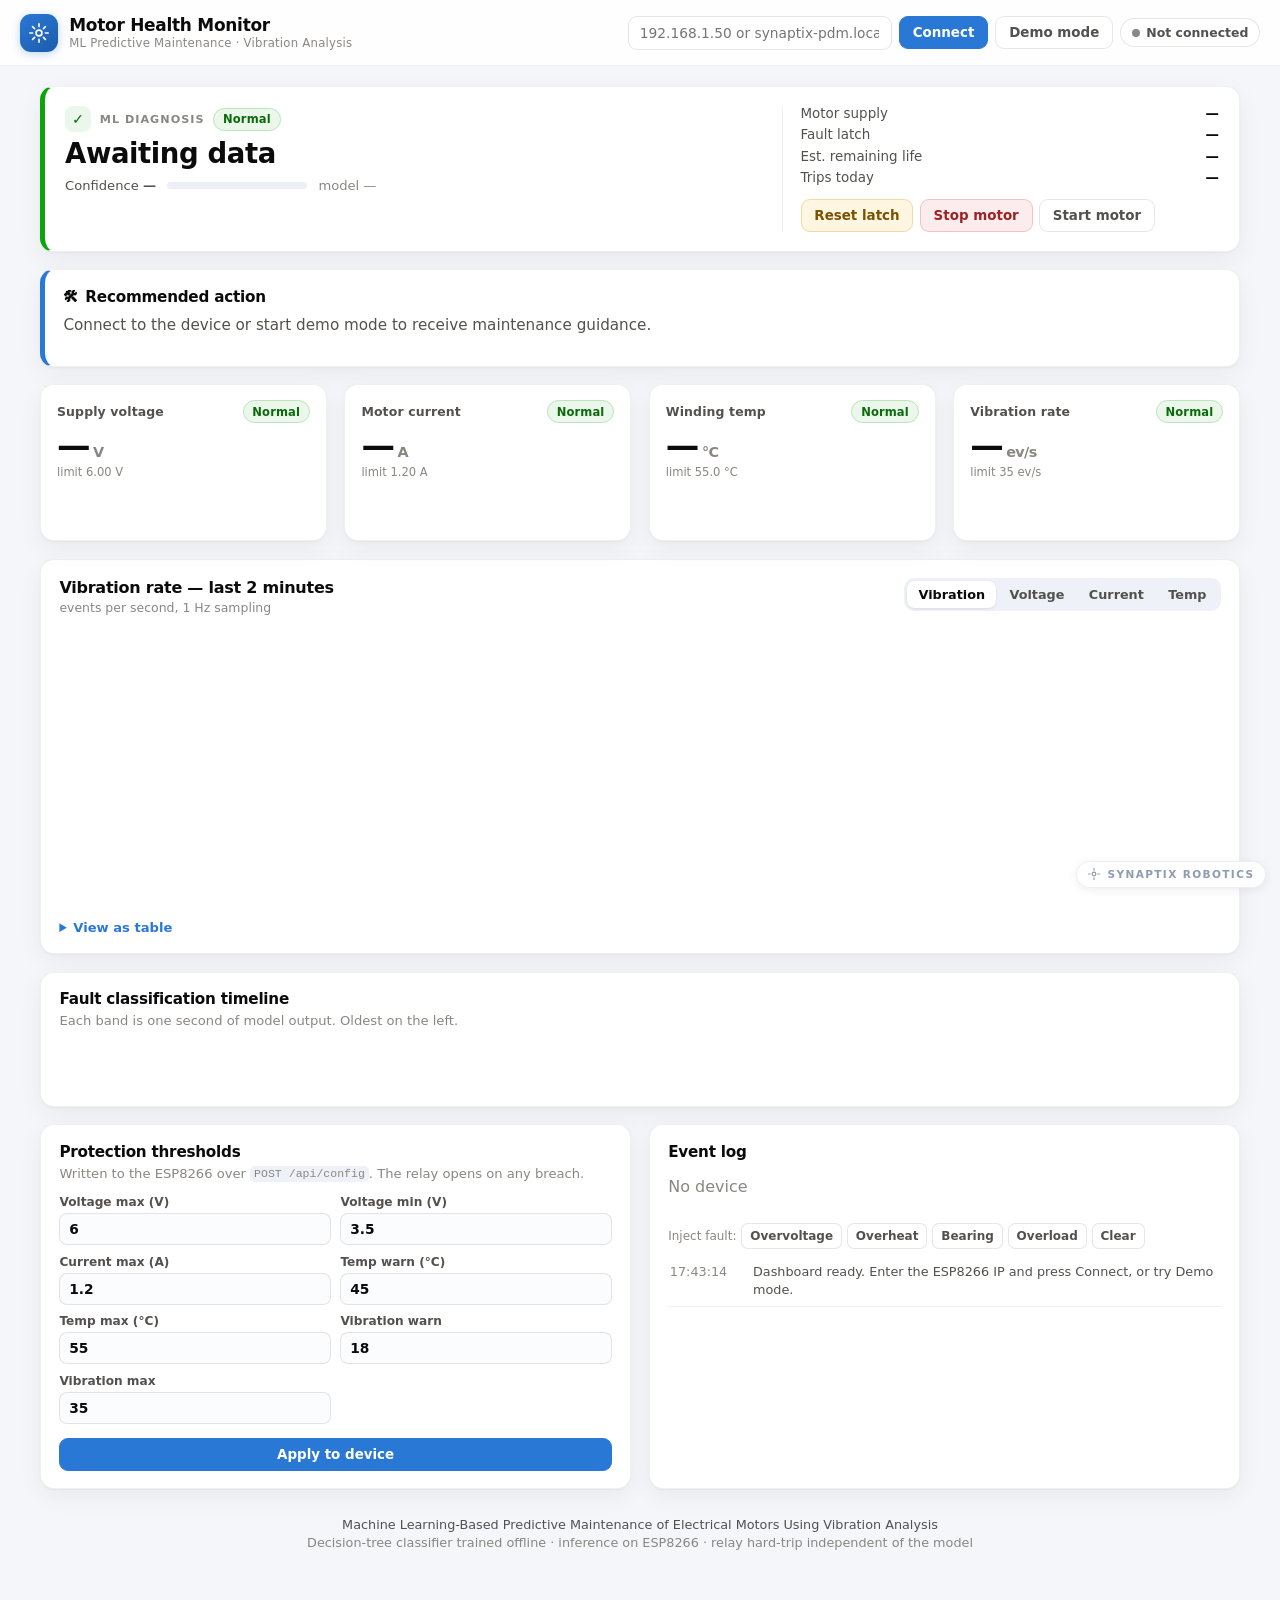
<file: dashboard/index.html>
<!doctype html>
<html lang="en" data-theme="light">
<head>
<meta charset="utf-8">
<meta name="viewport" content="width=device-width, initial-scale=1">
<title>Motor Health Monitor</title>
<meta name="description" content="Machine Learning-Based Predictive Maintenance of Electrical Motors Using Vibration Analysis — Synaptix Robotics">
<link rel="icon" href="data:image/svg+xml,<svg xmlns='http://www.w3.org/2000/svg' viewBox='0 0 32 32'><text y='25' font-size='24'>⚙️</text></svg>">
<link rel="stylesheet" href="styles.css">
</head>
<body>

<header class="topbar">
  <div class="brand">
    <div class="brand-mark" aria-hidden="true">
      <svg viewBox="0 0 24 24" width="22" height="22" fill="none" stroke="currentColor" stroke-width="1.8" stroke-linecap="round">
        <circle cx="12" cy="12" r="3.2"/><path d="M12 2v3M12 19v3M2 12h3M19 12h3M5 5l2.2 2.2M16.8 16.8L19 19M19 5l-2.2 2.2M7.2 16.8L5 19"/>
      </svg>
    </div>
    <div>
      <h1>Motor Health Monitor</h1>
      <p class="brand-sub">ML Predictive Maintenance · Vibration Analysis</p>
    </div>
  </div>

  <div class="conn" role="group" aria-label="Device connection">
    <label class="sr-only" for="ipInput">ESP8266 device IP address</label>
    <input id="ipInput" type="text" inputmode="url" spellcheck="false"
           placeholder="192.168.1.50 or synaptix-pdm.local" autocomplete="off">
    <button id="connectBtn" class="btn btn-primary">Connect</button>
    <button id="demoBtn" class="btn" aria-pressed="false">Demo mode</button>
    <span id="statusPill" class="pill pill-idle">
      <span class="dot" aria-hidden="true"></span><span id="statusText">Not connected</span>
    </span>
  </div>
</header>

<div id="banner" class="banner" hidden></div>

<main>
  <!-- ===================== VERDICT ===================== -->
  <section class="verdict" id="verdict" aria-live="polite">
    <div class="verdict-main">
      <div class="verdict-head">
        <span id="sevIcon" class="sev-icon" aria-hidden="true">✓</span>
        <span class="eyebrow">ML Diagnosis</span>
        <span id="sevChip" class="chip chip-good">Normal</span>
      </div>
      <h2 id="faultName">Awaiting data</h2>
      <div class="verdict-meta">
        <span>Confidence <strong id="confVal">—</strong></span>
        <div class="confbar" role="img" aria-label="Model confidence"><i id="confFill" style="width:0%"></i></div>
        <span class="muted" id="modelVer">model —</span>
      </div>
    </div>
    <div class="verdict-side">
      <div class="side-row"><span>Motor supply</span><strong id="relayState">—</strong></div>
      <div class="side-row"><span>Fault latch</span><strong id="latchState">—</strong></div>
      <div class="side-row"><span>Est. remaining life</span><strong id="rulState">—</strong></div>
      <div class="side-row"><span>Trips today</span><strong id="tripCount">—</strong></div>
      <div class="side-actions">
        <button id="resetBtn" class="btn btn-warn">Reset latch</button>
        <button id="stopBtn" class="btn btn-danger">Stop motor</button>
        <button id="startBtn" class="btn">Start motor</button>
      </div>
    </div>
  </section>

  <!-- ===================== ML SUGGESTION ===================== -->
  <section class="card advice" id="adviceCard">
    <h3><span aria-hidden="true">🛠</span> Recommended action</h3>
    <p id="adviceText">Connect to the device or start demo mode to receive maintenance guidance.</p>
    <ul class="advice-list" id="adviceList"></ul>
  </section>

  <!-- ===================== KPI TILES ===================== -->
  <section class="tiles" aria-label="Live sensor readings">
    <article class="tile" id="tile-voltage">
      <header><h3>Supply voltage</h3><span class="chip chip-good" data-chip>Normal</span></header>
      <p class="value"><span data-val>—</span><span class="unit">V</span></p>
      <p class="limit">limit <span data-limit>6.00</span> V</p>
      <canvas data-spark width="300" height="46" aria-hidden="true"></canvas>
    </article>
    <article class="tile" id="tile-current">
      <header><h3>Motor current</h3><span class="chip chip-good" data-chip>Normal</span></header>
      <p class="value"><span data-val>—</span><span class="unit">A</span></p>
      <p class="limit">limit <span data-limit>1.20</span> A</p>
      <canvas data-spark width="300" height="46" aria-hidden="true"></canvas>
    </article>
    <article class="tile" id="tile-temperature">
      <header><h3>Winding temp</h3><span class="chip chip-good" data-chip>Normal</span></header>
      <p class="value"><span data-val>—</span><span class="unit">°C</span></p>
      <p class="limit">limit <span data-limit>55.0</span> °C</p>
      <canvas data-spark width="300" height="46" aria-hidden="true"></canvas>
    </article>
    <article class="tile" id="tile-vibration">
      <header><h3>Vibration rate</h3><span class="chip chip-good" data-chip>Normal</span></header>
      <p class="value"><span data-val>—</span><span class="unit">ev/s</span></p>
      <p class="limit">limit <span data-limit>35</span> ev/s</p>
      <canvas data-spark width="300" height="46" aria-hidden="true"></canvas>
    </article>
  </section>

  <!-- ===================== MAIN CHART ===================== -->
  <section class="card chartcard">
    <div class="chart-head">
      <div>
        <h3 id="chartTitle">Vibration rate — last 2 minutes</h3>
        <p class="muted" id="chartSub">events per second, 1 Hz sampling</p>
      </div>
      <div class="seg" role="tablist" aria-label="Metric to plot">
        <button role="tab" data-metric="vibration" aria-selected="true">Vibration</button>
        <button role="tab" data-metric="voltage" aria-selected="false">Voltage</button>
        <button role="tab" data-metric="current" aria-selected="false">Current</button>
        <button role="tab" data-metric="temperature" aria-selected="false">Temp</button>
      </div>
    </div>
    <div class="chart-wrap">
      <canvas id="mainChart" width="1200" height="420" role="img"
              aria-label="Time series of the selected sensor metric"></canvas>
      <div id="tooltip" class="tooltip" hidden></div>
    </div>
    <details class="tableview">
      <summary>View as table</summary>
      <div class="tablescroll"><table id="dataTable">
        <thead><tr><th>#</th><th>Voltage (V)</th><th>Current (A)</th><th>Temp (°C)</th><th>Vibration (ev/s)</th><th>ML class</th></tr></thead>
        <tbody></tbody>
      </table></div>
    </details>
  </section>

  <!-- ===================== FAULT TIMELINE ===================== -->
  <section class="card">
    <h3>Fault classification timeline</h3>
    <p class="muted">Each band is one second of model output. Oldest on the left.</p>
    <canvas id="timeline" width="1200" height="54" role="img" aria-label="Fault class over time"></canvas>
    <ul class="legend" id="timelineLegend"></ul>
  </section>

  <div class="grid2">
    <!-- ===================== THRESHOLDS ===================== -->
    <section class="card">
      <h3>Protection thresholds</h3>
      <p class="muted">Written to the ESP8266 over <code>POST /api/config</code>. The relay opens on any breach.</p>
      <form id="thForm" class="thgrid">
        <label>Voltage max (V)<input name="voltage_max" type="number" step="0.1" value="6"></label>
        <label>Voltage min (V)<input name="voltage_min" type="number" step="0.1" value="3.5"></label>
        <label>Current max (A)<input name="current_max" type="number" step="0.05" value="1.2"></label>
        <label>Temp warn (°C)<input name="temp_warn" type="number" step="1" value="45"></label>
        <label>Temp max (°C)<input name="temp_max" type="number" step="1" value="55"></label>
        <label>Vibration warn<input name="vib_warn" type="number" step="1" value="18"></label>
        <label>Vibration max<input name="vib_max" type="number" step="1" value="35"></label>
        <button class="btn btn-primary" type="submit">Apply to device</button>
      </form>
    </section>

    <!-- ===================== EVENT LOG ===================== -->
    <section class="card">
      <h3>Event log</h3>
      <div class="loghead">
        <p class="muted" id="deviceMeta">No device</p>
        <div class="demo-tools" id="demoTools" hidden>
          <span class="muted">Inject fault:</span>
          <button class="btn btn-xs" data-inject="overvoltage">Overvoltage</button>
          <button class="btn btn-xs" data-inject="overheat">Overheat</button>
          <button class="btn btn-xs" data-inject="bearing">Bearing</button>
          <button class="btn btn-xs" data-inject="overload">Overload</button>
          <button class="btn btn-xs" data-inject="clear">Clear</button>
        </div>
      </div>
      <ol class="log" id="log" aria-live="polite"></ol>
    </section>
  </div>

  <footer class="foot">
    <p>Machine Learning-Based Predictive Maintenance of Electrical Motors Using Vibration Analysis</p>
    <p class="muted">Decision-tree classifier trained offline · inference on ESP8266 · relay hard-trip independent of the model</p>
  </footer>
</main>

<!-- corner watermark -->
<div class="watermark" aria-hidden="true">
  <svg viewBox="0 0 24 24" width="14" height="14" fill="none" stroke="currentColor" stroke-width="2" stroke-linecap="round">
    <circle cx="12" cy="12" r="3.2"/><path d="M12 2.5v3M12 18.5v3M2.5 12h3M18.5 12h3"/>
  </svg>
  <span>SYNAPTIX ROBOTICS</span>
</div>

<script src="app.js"></script>
</body>
</html>
</file>
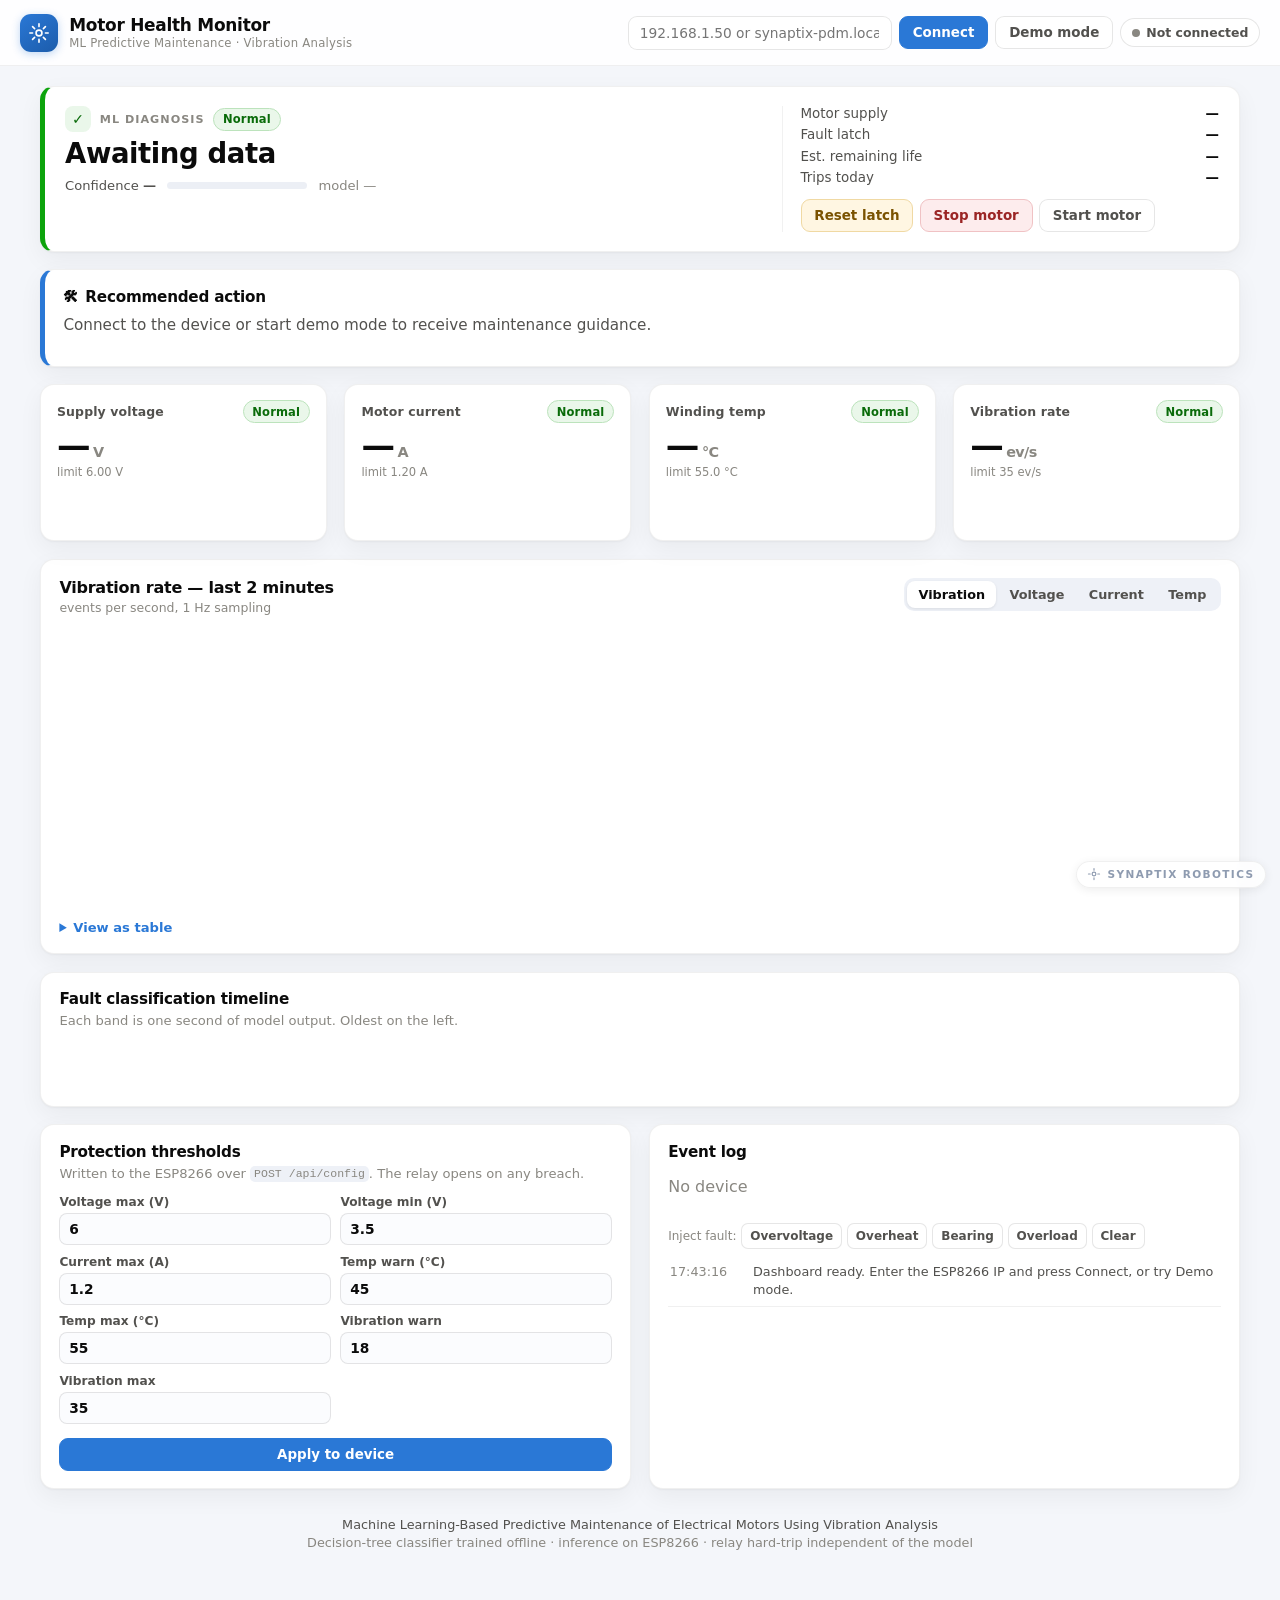
<file: dashboard-local.html>
<!--
  Synaptix Robotics - Motor Health Monitor (single-file build)
  GENERATED by tools/build_local_dashboard.py - do not edit directly.
  Edit dashboard/*, then re-run the script.

  Open this file directly in a browser. No server needed.
  Type the ESP8266's IP in the box and press Connect.
-->
<!doctype html>
<html lang="en" data-theme="light">
<head>
<meta charset="utf-8">
<meta name="viewport" content="width=device-width, initial-scale=1">
<title>Motor Health Monitor</title>
<meta name="description" content="Machine Learning-Based Predictive Maintenance of Electrical Motors Using Vibration Analysis — Synaptix Robotics">
<link rel="icon" href="data:image/svg+xml,<svg xmlns='http://www.w3.org/2000/svg' viewBox='0 0 32 32'><text y='25' font-size='24'>⚙️</text></svg>">
<style>
/* =====================================================================
   Synaptix Robotics — Motor Health Monitor
   Light theme. Colour roles come from the validated data-viz palette.
   ===================================================================== */
:root{
  color-scheme: light;

  /* surfaces & ink */
  --page:        #f4f6fa;
  --surface:     #ffffff;
  --surface-2:   #fbfcfe;
  --ink:         #0b0b0b;
  --ink-2:       #52514e;
  --muted:       #898781;
  --grid:        #e8ebf1;
  --axis:        #c3c2b7;
  --border:      rgba(11,11,11,.10);
  --border-2:    rgba(11,11,11,.06);

  /* series (validated: blue slot 1) */
  --series-1:    #2a78d6;
  --series-1-50: rgba(42,120,214,.10);

  /* status (reserved — always shipped with an icon + label) */
  --good:        #0ca30c;
  --warning:     #fab219;
  --serious:     #ec835a;
  --critical:    #d03b3b;
  --good-wash:   #eaf7ea;
  --warn-wash:   #fff6e2;
  --crit-wash:   #fdeced;

  --r:           14px;
  --shadow:      0 1px 2px rgba(11,11,11,.04), 0 8px 24px rgba(11,11,11,.05);
  --font:        system-ui, -apple-system, "Segoe UI", Roboto, sans-serif;
}

*{box-sizing:border-box}
html,body{margin:0}
body{
  font-family:var(--font);
  background:var(--page);
  color:var(--ink);
  -webkit-font-smoothing:antialiased;
  padding-bottom:3rem;
}
h1,h2,h3{margin:0;letter-spacing:-.015em}
code{background:#eef1f7;padding:.1em .35em;border-radius:5px;font-size:.88em}
.muted{color:var(--muted)}
.sr-only{position:absolute;width:1px;height:1px;overflow:hidden;clip:rect(0 0 0 0);white-space:nowrap}

/* ------------------------------- topbar ------------------------------ */
.topbar{
  position:sticky;top:0;z-index:20;
  display:flex;flex-wrap:wrap;gap:1rem;align-items:center;justify-content:space-between;
  padding:.85rem 1.25rem;
  background:rgba(255,255,255,.88);
  backdrop-filter:blur(10px);
  border-bottom:1px solid var(--border-2);
}
.brand{display:flex;align-items:center;gap:.7rem}
.brand-mark{
  display:grid;place-items:center;width:38px;height:38px;border-radius:11px;
  background:linear-gradient(145deg,#2a78d6,#1c5cab);color:#fff;
  box-shadow:0 2px 8px rgba(42,120,214,.3);
}
.topbar h1{font-size:1.06rem;font-weight:650}
.brand-sub{margin:.1rem 0 0;font-size:.73rem;color:var(--muted);letter-spacing:.02em}

.conn{display:flex;flex-wrap:wrap;align-items:center;gap:.45rem}
.conn input{
  width:16.5rem;padding:.5rem .7rem;font:inherit;font-size:.86rem;
  border:1px solid var(--border);border-radius:9px;background:var(--surface);color:var(--ink);
}
.conn input:focus-visible{outline:2px solid var(--series-1);outline-offset:1px;border-color:var(--series-1)}

/* ------------------------------- buttons ----------------------------- */
.btn{
  padding:.5rem .8rem;font:inherit;font-size:.84rem;font-weight:550;
  border:1px solid var(--border);border-radius:9px;background:var(--surface);
  color:var(--ink-2);cursor:pointer;transition:background .15s,border-color .15s,transform .05s;
}
.btn:hover{background:#f3f5f9}
.btn:active{transform:translateY(1px)}
.btn:focus-visible{outline:2px solid var(--series-1);outline-offset:2px}
.btn[aria-pressed="true"]{background:var(--series-1-50);border-color:var(--series-1);color:#1c5cab}
.btn-primary{background:var(--series-1);border-color:var(--series-1);color:#fff}
.btn-primary:hover{background:#1c5cab}
.btn-warn{background:var(--warn-wash);border-color:#f0d9a3;color:#7a5200}
.btn-warn:hover{background:#ffeec9}
.btn-danger{background:var(--crit-wash);border-color:#f0c2c4;color:#9b2525}
.btn-danger:hover{background:#fbdcde}
.btn-xs{padding:.3rem .5rem;font-size:.75rem;border-radius:7px}

/* ------------------------------- pills ------------------------------- */
.pill{
  display:inline-flex;align-items:center;gap:.4rem;
  padding:.38rem .66rem;border-radius:999px;font-size:.78rem;font-weight:600;
  border:1px solid var(--border);background:var(--surface);color:var(--ink-2);
}
.pill .dot{width:8px;height:8px;border-radius:50%;background:var(--muted)}
.pill-idle .dot{background:var(--muted)}
.pill-live{background:var(--good-wash);border-color:#bce3bc;color:#0a6b0a}
.pill-live .dot{background:var(--good);animation:beat 1.6s infinite}
.pill-demo{background:var(--series-1-50);border-color:#b9d3f4;color:#1c5cab}
.pill-demo .dot{background:var(--series-1);animation:beat 1.6s infinite}
.pill-err{background:var(--crit-wash);border-color:#f0c2c4;color:#9b2525}
.pill-err .dot{background:var(--critical)}
@keyframes beat{0%,100%{opacity:1}50%{opacity:.3}}

.chip{
  display:inline-flex;align-items:center;gap:.3rem;
  padding:.2rem .55rem;border-radius:999px;font-size:.72rem;font-weight:650;
  letter-spacing:.01em;border:1px solid transparent;white-space:nowrap;
}
.chip-good{background:var(--good-wash);border-color:#bce3bc;color:#0a6b0a}
.chip-warn{background:var(--warn-wash);border-color:#efd59b;color:#7a5200}
.chip-serious{background:#fdeee7;border-color:#f3cdbb;color:#8e3f1c}
.chip-crit{background:var(--crit-wash);border-color:#f0c2c4;color:#9b2525}

/* ------------------------------- banner ------------------------------ */
.banner{
  margin:.9rem 1.25rem 0;padding:.7rem .9rem;border-radius:10px;
  font-size:.84rem;line-height:1.45;
  background:var(--warn-wash);border:1px solid #efd59b;color:#6d4a00;
}
.banner a{color:#9b2525}

/* ------------------------------- layout ------------------------------ */
main{max-width:1240px;margin:0 auto;padding:1.25rem;display:grid;gap:1.1rem}
.card{
  background:var(--surface);border:1px solid var(--border-2);border-radius:var(--r);
  padding:1.1rem 1.15rem;box-shadow:var(--shadow);
}
.card h3{font-size:.95rem;font-weight:650}
.card > p.muted{margin:.3rem 0 .9rem;font-size:.82rem}
.grid2{display:grid;gap:1.1rem;grid-template-columns:1fr 1fr}

/* ------------------------------- verdict ----------------------------- */
.verdict{
  display:grid;grid-template-columns:1.6fr 1fr;gap:1.1rem;
  background:var(--surface);border:1px solid var(--border-2);border-radius:var(--r);
  padding:1.2rem 1.25rem;box-shadow:var(--shadow);
  border-left:5px solid var(--good);
}
.verdict[data-sev="2"]{border-left-color:var(--warning)}
.verdict[data-sev="3"]{border-left-color:var(--critical)}
.verdict-main,.verdict-side{min-width:0}
.verdict-head{display:flex;align-items:center;flex-wrap:wrap;gap:.4rem .55rem;margin-bottom:.35rem}
.sev-icon{
  display:grid;place-items:center;width:26px;height:26px;border-radius:8px;
  font-size:.9rem;background:var(--good-wash);color:#0a6b0a;
}
.verdict[data-sev="2"] .sev-icon{background:var(--warn-wash);color:#7a5200}
.verdict[data-sev="3"] .sev-icon{background:var(--crit-wash);color:#9b2525}
.eyebrow{font-size:.7rem;font-weight:700;letter-spacing:.09em;color:var(--muted);text-transform:uppercase}
.verdict h2{font-size:1.72rem;font-weight:680;line-height:1.15;margin:.1rem 0 .55rem}
.verdict-meta{display:flex;align-items:center;gap:.7rem;flex-wrap:wrap;font-size:.82rem;color:var(--ink-2)}
.confbar{width:140px;height:7px;border-radius:999px;background:#eceff5;overflow:hidden}
.confbar i{display:block;height:100%;border-radius:999px;background:var(--series-1);transition:width .4s}

.verdict-side{
  border-left:1px solid var(--border-2);padding-left:1.1rem;
  display:flex;flex-direction:column;gap:.38rem;
}
.side-row{display:flex;justify-content:space-between;gap:.7rem;font-size:.84rem;color:var(--ink-2)}
.side-row strong{color:var(--ink);font-weight:620;text-align:right}
.side-actions{display:flex;flex-wrap:wrap;gap:.4rem;margin-top:.5rem}

/* ------------------------------- advice ------------------------------ */
.advice{border-left:5px solid var(--series-1)}
.advice h3{display:flex;align-items:center;gap:.45rem}
#adviceText{margin:.5rem 0 0;font-size:.95rem;line-height:1.55;color:var(--ink-2);max-width:72ch}
.advice-list{margin:.65rem 0 0;padding-left:1.15rem;font-size:.86rem;line-height:1.6;color:var(--ink-2)}
.advice-list li{margin:.15rem 0}

/* ------------------------------- tiles ------------------------------- */
.tiles{display:grid;gap:1.1rem;grid-template-columns:repeat(4,1fr)}
.tile{
  background:var(--surface);border:1px solid var(--border-2);border-radius:var(--r);
  padding:.95rem 1rem .6rem;box-shadow:var(--shadow);position:relative;overflow:hidden;
}
.tile[data-state="warn"]{background:linear-gradient(180deg,var(--warn-wash),var(--surface) 62%)}
.tile[data-state="crit"]{background:linear-gradient(180deg,var(--crit-wash),var(--surface) 62%)}
.tile header{display:flex;align-items:center;justify-content:space-between;gap:.5rem}
.tile h3{font-size:.78rem;font-weight:600;color:var(--ink-2);letter-spacing:.01em}
.tile .value{margin:.35rem 0 0;font-size:2.1rem;font-weight:660;line-height:1.05;letter-spacing:-.02em}
.tile .unit{font-size:.9rem;font-weight:550;color:var(--muted);margin-left:.2rem}
.tile .limit{margin:.1rem 0 0;font-size:.72rem;color:var(--muted);font-variant-numeric:tabular-nums}
.tile canvas{display:block;width:100%;height:46px;margin-top:.35rem}

/* ------------------------------- charts ------------------------------ */
.chart-head{display:flex;align-items:flex-start;justify-content:space-between;gap:1rem;flex-wrap:wrap;margin-bottom:.8rem}
.chart-head h3{font-size:1rem;font-weight:650}
.chart-head .muted{margin:.2rem 0 0;font-size:.78rem}
.seg{display:flex;gap:2px;padding:3px;background:#eef1f7;border-radius:10px}
.seg button{
  padding:.38rem .7rem;font:inherit;font-size:.8rem;font-weight:550;
  border:0;border-radius:8px;background:transparent;color:var(--ink-2);cursor:pointer;
}
.seg button[aria-selected="true"]{background:var(--surface);color:var(--ink);box-shadow:0 1px 3px rgba(11,11,11,.09)}
.chart-wrap{position:relative}
#mainChart{display:block;width:100%;height:280px}
#timeline{display:block;width:100%;height:36px;margin-top:.3rem}

.tooltip{
  position:absolute;pointer-events:none;z-index:5;
  background:var(--surface);border:1px solid var(--border);border-radius:9px;
  box-shadow:0 4px 16px rgba(11,11,11,.12);
  padding:.45rem .6rem;font-size:.78rem;line-height:1.4;white-space:nowrap;
  transform:translate(-50%,-115%);
}
.tooltip b{font-weight:650;font-variant-numeric:tabular-nums}

.legend{display:flex;flex-wrap:wrap;gap:.45rem .95rem;margin:.6rem 0 0;padding:0;list-style:none;font-size:.76rem;color:var(--ink-2)}
.legend li{display:flex;align-items:center;gap:.35rem}
.legend i{width:11px;height:11px;border-radius:3px;display:block}

/* ------------------------------- table ------------------------------- */
.tableview{margin-top:.8rem;font-size:.82rem}
.tableview summary{cursor:pointer;color:var(--series-1);font-weight:550;width:max-content}
.tablescroll{max-height:17rem;overflow:auto;margin-top:.5rem;border:1px solid var(--border-2);border-radius:10px}
table{width:100%;border-collapse:collapse;font-variant-numeric:tabular-nums}
th,td{padding:.4rem .6rem;text-align:right;border-bottom:1px solid var(--border-2);white-space:nowrap}
th:first-child,td:first-child,th:last-child,td:last-child{text-align:left}
thead th{position:sticky;top:0;background:var(--surface-2);font-size:.74rem;color:var(--ink-2);font-weight:620}

/* ------------------------------- forms ------------------------------- */
.thgrid{display:grid;grid-template-columns:1fr 1fr;gap:.6rem}
.thgrid label{display:flex;flex-direction:column;gap:.25rem;font-size:.76rem;color:var(--ink-2);font-weight:550}
.thgrid input{
  padding:.44rem .55rem;font:inherit;font-size:.86rem;
  border:1px solid var(--border);border-radius:8px;background:var(--surface-2);color:var(--ink);
}
.thgrid input:focus-visible{outline:2px solid var(--series-1);outline-offset:1px}
.thgrid button{grid-column:1/-1;margin-top:.25rem}

/* ------------------------------- log --------------------------------- */
.loghead{display:flex;justify-content:space-between;align-items:center;gap:.7rem;flex-wrap:wrap;margin-bottom:.5rem}
.demo-tools{display:flex;flex-wrap:wrap;gap:.3rem;align-items:center;font-size:.75rem}
.log{list-style:none;margin:0;padding:0;max-height:15.5rem;overflow:auto;font-size:.8rem}
.log li{
  display:flex;gap:.6rem;padding:.42rem .1rem;border-bottom:1px solid var(--border-2);
  color:var(--ink-2);line-height:1.4;
}
.log time{color:var(--muted);font-variant-numeric:tabular-nums;flex:0 0 4.6rem}
.log li[data-k="trip"]{color:#9b2525;font-weight:550}
.log li[data-k="warn"]{color:#7a5200}
.log li[data-k="ok"]{color:#0a6b0a}

.foot{text-align:center;font-size:.8rem;color:var(--ink-2);padding:.5rem 0 0}
.foot p{margin:.15rem 0}

/* ------------------------------- watermark --------------------------- */
.watermark{
  position:fixed;right:14px;bottom:12px;z-index:30;
  display:flex;align-items:center;gap:.4rem;
  padding:.36rem .66rem;border-radius:999px;
  background:rgba(255,255,255,.82);backdrop-filter:blur(6px);
  border:1px solid var(--border-2);box-shadow:0 2px 10px rgba(11,11,11,.07);
  font-size:.66rem;font-weight:700;letter-spacing:.13em;
  color:#8e9bb0;pointer-events:none;user-select:none;
}

/* ------------------------------- responsive -------------------------- */
@media (max-width:1040px){
  .tiles{grid-template-columns:repeat(2,1fr)}
  .verdict{grid-template-columns:1fr}
  .verdict-side{border-left:0;border-top:1px solid var(--border-2);padding:.9rem 0 0}
  .grid2{grid-template-columns:1fr}
}
@media (max-width:640px){
  main{padding:1rem;gap:.9rem}
  .topbar{padding:.7rem 1rem}
  .conn input{width:100%}
  .conn{width:100%}
  .tiles{grid-template-columns:1fr}
  .verdict h2{font-size:1.4rem}
  .thgrid{grid-template-columns:1fr}
  .watermark{right:10px;bottom:8px;font-size:.6rem}
  /* let the status chips wrap instead of forcing the card wider */
  .chip{white-space:normal}
  .verdict h2{overflow-wrap:anywhere}
  .seg{flex-wrap:wrap}
}
@media (prefers-reduced-motion:reduce){*{animation:none!important;transition:none!important}}

</style>
</head>
<body>

<header class="topbar">
  <div class="brand">
    <div class="brand-mark" aria-hidden="true">
      <svg viewBox="0 0 24 24" width="22" height="22" fill="none" stroke="currentColor" stroke-width="1.8" stroke-linecap="round">
        <circle cx="12" cy="12" r="3.2"/><path d="M12 2v3M12 19v3M2 12h3M19 12h3M5 5l2.2 2.2M16.8 16.8L19 19M19 5l-2.2 2.2M7.2 16.8L5 19"/>
      </svg>
    </div>
    <div>
      <h1>Motor Health Monitor</h1>
      <p class="brand-sub">ML Predictive Maintenance · Vibration Analysis</p>
    </div>
  </div>

  <div class="conn" role="group" aria-label="Device connection">
    <label class="sr-only" for="ipInput">ESP8266 device IP address</label>
    <input id="ipInput" type="text" inputmode="url" spellcheck="false"
           placeholder="192.168.1.50 or synaptix-pdm.local" autocomplete="off">
    <button id="connectBtn" class="btn btn-primary">Connect</button>
    <button id="demoBtn" class="btn" aria-pressed="false">Demo mode</button>
    <span id="statusPill" class="pill pill-idle">
      <span class="dot" aria-hidden="true"></span><span id="statusText">Not connected</span>
    </span>
  </div>
</header>

<div id="banner" class="banner" hidden></div>

<main>
  <!-- ===================== VERDICT ===================== -->
  <section class="verdict" id="verdict" aria-live="polite">
    <div class="verdict-main">
      <div class="verdict-head">
        <span id="sevIcon" class="sev-icon" aria-hidden="true">✓</span>
        <span class="eyebrow">ML Diagnosis</span>
        <span id="sevChip" class="chip chip-good">Normal</span>
      </div>
      <h2 id="faultName">Awaiting data</h2>
      <div class="verdict-meta">
        <span>Confidence <strong id="confVal">—</strong></span>
        <div class="confbar" role="img" aria-label="Model confidence"><i id="confFill" style="width:0%"></i></div>
        <span class="muted" id="modelVer">model —</span>
      </div>
    </div>
    <div class="verdict-side">
      <div class="side-row"><span>Motor supply</span><strong id="relayState">—</strong></div>
      <div class="side-row"><span>Fault latch</span><strong id="latchState">—</strong></div>
      <div class="side-row"><span>Est. remaining life</span><strong id="rulState">—</strong></div>
      <div class="side-row"><span>Trips today</span><strong id="tripCount">—</strong></div>
      <div class="side-actions">
        <button id="resetBtn" class="btn btn-warn">Reset latch</button>
        <button id="stopBtn" class="btn btn-danger">Stop motor</button>
        <button id="startBtn" class="btn">Start motor</button>
      </div>
    </div>
  </section>

  <!-- ===================== ML SUGGESTION ===================== -->
  <section class="card advice" id="adviceCard">
    <h3><span aria-hidden="true">🛠</span> Recommended action</h3>
    <p id="adviceText">Connect to the device or start demo mode to receive maintenance guidance.</p>
    <ul class="advice-list" id="adviceList"></ul>
  </section>

  <!-- ===================== KPI TILES ===================== -->
  <section class="tiles" aria-label="Live sensor readings">
    <article class="tile" id="tile-voltage">
      <header><h3>Supply voltage</h3><span class="chip chip-good" data-chip>Normal</span></header>
      <p class="value"><span data-val>—</span><span class="unit">V</span></p>
      <p class="limit">limit <span data-limit>6.00</span> V</p>
      <canvas data-spark width="300" height="46" aria-hidden="true"></canvas>
    </article>
    <article class="tile" id="tile-current">
      <header><h3>Motor current</h3><span class="chip chip-good" data-chip>Normal</span></header>
      <p class="value"><span data-val>—</span><span class="unit">A</span></p>
      <p class="limit">limit <span data-limit>1.20</span> A</p>
      <canvas data-spark width="300" height="46" aria-hidden="true"></canvas>
    </article>
    <article class="tile" id="tile-temperature">
      <header><h3>Winding temp</h3><span class="chip chip-good" data-chip>Normal</span></header>
      <p class="value"><span data-val>—</span><span class="unit">°C</span></p>
      <p class="limit">limit <span data-limit>55.0</span> °C</p>
      <canvas data-spark width="300" height="46" aria-hidden="true"></canvas>
    </article>
    <article class="tile" id="tile-vibration">
      <header><h3>Vibration rate</h3><span class="chip chip-good" data-chip>Normal</span></header>
      <p class="value"><span data-val>—</span><span class="unit">ev/s</span></p>
      <p class="limit">limit <span data-limit>35</span> ev/s</p>
      <canvas data-spark width="300" height="46" aria-hidden="true"></canvas>
    </article>
  </section>

  <!-- ===================== MAIN CHART ===================== -->
  <section class="card chartcard">
    <div class="chart-head">
      <div>
        <h3 id="chartTitle">Vibration rate — last 2 minutes</h3>
        <p class="muted" id="chartSub">events per second, 1 Hz sampling</p>
      </div>
      <div class="seg" role="tablist" aria-label="Metric to plot">
        <button role="tab" data-metric="vibration" aria-selected="true">Vibration</button>
        <button role="tab" data-metric="voltage" aria-selected="false">Voltage</button>
        <button role="tab" data-metric="current" aria-selected="false">Current</button>
        <button role="tab" data-metric="temperature" aria-selected="false">Temp</button>
      </div>
    </div>
    <div class="chart-wrap">
      <canvas id="mainChart" width="1200" height="420" role="img"
              aria-label="Time series of the selected sensor metric"></canvas>
      <div id="tooltip" class="tooltip" hidden></div>
    </div>
    <details class="tableview">
      <summary>View as table</summary>
      <div class="tablescroll"><table id="dataTable">
        <thead><tr><th>#</th><th>Voltage (V)</th><th>Current (A)</th><th>Temp (°C)</th><th>Vibration (ev/s)</th><th>ML class</th></tr></thead>
        <tbody></tbody>
      </table></div>
    </details>
  </section>

  <!-- ===================== FAULT TIMELINE ===================== -->
  <section class="card">
    <h3>Fault classification timeline</h3>
    <p class="muted">Each band is one second of model output. Oldest on the left.</p>
    <canvas id="timeline" width="1200" height="54" role="img" aria-label="Fault class over time"></canvas>
    <ul class="legend" id="timelineLegend"></ul>
  </section>

  <div class="grid2">
    <!-- ===================== THRESHOLDS ===================== -->
    <section class="card">
      <h3>Protection thresholds</h3>
      <p class="muted">Written to the ESP8266 over <code>POST /api/config</code>. The relay opens on any breach.</p>
      <form id="thForm" class="thgrid">
        <label>Voltage max (V)<input name="voltage_max" type="number" step="0.1" value="6"></label>
        <label>Voltage min (V)<input name="voltage_min" type="number" step="0.1" value="3.5"></label>
        <label>Current max (A)<input name="current_max" type="number" step="0.05" value="1.2"></label>
        <label>Temp warn (°C)<input name="temp_warn" type="number" step="1" value="45"></label>
        <label>Temp max (°C)<input name="temp_max" type="number" step="1" value="55"></label>
        <label>Vibration warn<input name="vib_warn" type="number" step="1" value="18"></label>
        <label>Vibration max<input name="vib_max" type="number" step="1" value="35"></label>
        <button class="btn btn-primary" type="submit">Apply to device</button>
      </form>
    </section>

    <!-- ===================== EVENT LOG ===================== -->
    <section class="card">
      <h3>Event log</h3>
      <div class="loghead">
        <p class="muted" id="deviceMeta">No device</p>
        <div class="demo-tools" id="demoTools" hidden>
          <span class="muted">Inject fault:</span>
          <button class="btn btn-xs" data-inject="overvoltage">Overvoltage</button>
          <button class="btn btn-xs" data-inject="overheat">Overheat</button>
          <button class="btn btn-xs" data-inject="bearing">Bearing</button>
          <button class="btn btn-xs" data-inject="overload">Overload</button>
          <button class="btn btn-xs" data-inject="clear">Clear</button>
        </div>
      </div>
      <ol class="log" id="log" aria-live="polite"></ol>
    </section>
  </div>

  <footer class="foot">
    <p>Machine Learning-Based Predictive Maintenance of Electrical Motors Using Vibration Analysis</p>
    <p class="muted">Decision-tree classifier trained offline · inference on ESP8266 · relay hard-trip independent of the model</p>
  </footer>
</main>

<!-- corner watermark -->
<div class="watermark" aria-hidden="true">
  <svg viewBox="0 0 24 24" width="14" height="14" fill="none" stroke="currentColor" stroke-width="2" stroke-linecap="round">
    <circle cx="12" cy="12" r="3.2"/><path d="M12 2.5v3M12 18.5v3M2.5 12h3M18.5 12h3"/>
  </svg>
  <span>SYNAPTIX ROBOTICS</span>
</div>

<script>
/* =====================================================================
   Synaptix Robotics — Motor Health Monitor (dashboard client)
   Talks to the ESP8266 firmware:  GET /api/status | /api/relay | /api/reset
                                   GET|POST /api/config
   No build step, no dependencies.
   ===================================================================== */
'use strict';

/* ------------------------------ constants --------------------------- */
const POLL_MS   = 1000;
const MAX_POINTS = 120;              // 2 minutes at 1 Hz
const LS_KEY     = 'synaptix.pdm.ip';

const COLOR = {
  series:  '#2a78d6',
  fill:    'rgba(42,120,214,0.10)',
  grid:    '#e8ebf1',
  axis:    '#c3c2b7',
  muted:   '#898781',
  ink:     '#0b0b0b',
  good:    '#0ca30c',
  warning: '#fab219',
  serious: '#ec835a',
  critical:'#d03b3b',
  surface: '#ffffff'
};

const CLASSES = [
  { name: 'Healthy',                 short: 'Healthy',      sev: 0 },
  { name: 'Overvoltage Stress',      short: 'Overvoltage',  sev: 3 },
  { name: 'Undervoltage / Brownout', short: 'Undervoltage', sev: 2 },
  { name: 'Mechanical Overload',     short: 'Overload',     sev: 3 },
  { name: 'Thermal Overheat',        short: 'Overheat',     sev: 3 },
  { name: 'Bearing Wear',            short: 'Bearing wear', sev: 2 },
  { name: 'Rotor Imbalance',         short: 'Imbalance',    sev: 2 }
];

/* The same suggestion text the firmware serves, mirrored here so demo
   mode and a stale connection still give the operator guidance.       */
const ADVICE = [
  { lead: 'No action required. The motor is inside every limit.',
    steps: ['Keep logging — the model needs running hours to refine the wear trend.',
            'Next scheduled lubrication in roughly 50 running hours.'] },
  { lead: 'STOP — supply voltage is above the 6 V motor rating. The relay has opened automatically.',
    steps: ['Lower the bench-supply setpoint to 5–6 V before re-energising.',
            'Check the buck-converter feedback divider and any series resistor.',
            'Confirm the voltage sensor calibration, then press Reset latch.'] },
  { lead: 'Supply has sagged below the safe minimum. Sustained brownout drives high slip current and winding heat.',
    steps: ['Reduce the mechanical load or recharge/replace the source.',
            'Check wire gauge and connector voltage drop to the motor.',
            'Verify the battery or adapter can deliver the stall current.'] },
  { lead: 'STOP — current is above the overload limit, consistent with a stall or jam. The relay has opened.',
    steps: ['Power down and turn the shaft by hand to find the obstruction.',
            'Remove excess load; check for a seized coupling or blocked fan.',
            'Inspect the gearbox and re-check free-running current, then Reset latch.'] },
  { lead: 'STOP — winding temperature is over the limit. The relay has opened.',
    steps: ['Let the motor cool below 40 °C before restarting.',
            'Improve ventilation and confirm the cooling fan is turning.',
            'Review the duty cycle — continuous running may exceed the rating.'] },
  { lead: 'Schedule maintenance: the vibration signature matches bearing wear.',
    steps: ['Re-lubricate or replace the bearing within the next 20 running hours.',
            'Inspect for axial play and listen for a dry rumble while coasting.',
            'Re-measure vibration after service to confirm the trend reverses.'] },
  { lead: 'Inspect the rotor and coupling: the vibration pattern indicates imbalance.',
    steps: ['Re-seat the fan or flywheel and tighten the set-screw.',
            'Check for a bent shaft or a chipped blade; re-balance the load.',
            'Torque the mount bolts — a loose mount mimics imbalance.'] }
];

const METRICS = {
  voltage:     { label: 'Supply voltage',  unit: 'V',    dec: 2, title: 'Supply voltage',  sub: 'volts, 1 Hz sampling' },
  current:     { label: 'Motor current',   unit: 'A',    dec: 2, title: 'Motor current',   sub: 'amperes, 1 Hz sampling' },
  temperature: { label: 'Winding temp',    unit: '°C',   dec: 1, title: 'Winding temperature', sub: 'degrees Celsius, DHT11' },
  vibration:   { label: 'Vibration rate',  unit: 'ev/s', dec: 0, title: 'Vibration rate',  sub: 'events per second, 1 Hz sampling' }
};

/* ------------------------------ state ------------------------------- */
const S = {
  ip: '',
  mode: 'idle',                 // idle | live | demo | error
  metric: 'vibration',
  series: { voltage: [], current: [], temperature: [], vibration: [] },
  classes: [],
  last: null,
  thresholds: { voltage_max: 6, voltage_min: 3.5, current_max: 1.2,
                temp_warn: 45, temp_max: 55, vib_warn: 18, vib_max: 35 },
  timer: null,
  hover: -1,
  fails: 0,
  demo: { inject: null, t: 0, latched: false, relayOn: true, trips: 0, runS: 0 }
};

const $  = (s, r = document) => r.querySelector(s);
const $$ = (s, r = document) => [...r.querySelectorAll(s)];
const clamp = (v, a, b) => Math.min(b, Math.max(a, v));
const fmt = (v, d) => (v === null || v === undefined || Number.isNaN(v) ? '—' : Number(v).toFixed(d));

/* ------------------------------ logging ----------------------------- */
function log(msg, kind = 'info') {
  const ol = $('#log');
  const li = document.createElement('li');
  li.dataset.k = kind;
  const t = new Date().toLocaleTimeString([], { hour12: false });
  li.innerHTML = `<time>${t}</time><span></span>`;
  li.lastChild.textContent = msg;
  ol.prepend(li);
  while (ol.children.length > 120) ol.lastChild.remove();
}

/* ------------------------------ connection -------------------------- */
function normaliseHost(raw) {
  let h = (raw || '').trim().replace(/\/+$/, '');
  if (!h) return '';
  if (!/^https?:\/\//i.test(h)) h = 'http://' + h;
  return h;
}

function setMode(mode, text) {
  S.mode = mode;
  const pill = $('#statusPill');
  pill.className = 'pill ' + ({ idle: 'pill-idle', live: 'pill-live',
                                demo: 'pill-demo', error: 'pill-err' }[mode]);
  $('#statusText').textContent = text;
  $('#demoBtn').setAttribute('aria-pressed', String(mode === 'demo'));
  $('#demoTools').hidden = mode !== 'demo';
}

function showBanner(html) {
  const b = $('#banner');
  if (!html) { b.hidden = true; b.innerHTML = ''; return; }
  b.innerHTML = html;
  b.hidden = false;
}

/* An HTTPS page cannot call the ESP8266's HTTP API. We only say so once
   requests have actually failed: a browser set to allow insecure content
   works fine, and a warning over a working connection is just noise. */
function mixedContentWarn() {
  if (location.protocol === 'https:') {
    showBanner(
      '<strong>Requests are being blocked.</strong> This page is served over ' +
      'HTTPS, but the ESP8266 only serves HTTP. Open <code>dashboard-local.html</code> ' +
      'directly from disk, or allow insecure content for this site in the browser ' +
      'settings. <strong>Demo mode works everywhere.</strong>'
    );
  }
}

async function fetchJson(url, opts = {}, ms = 2500) {
  const ac = new AbortController();
  const id = setTimeout(() => ac.abort(), ms);
  try {
    const r = await fetch(url, { ...opts, signal: ac.signal, cache: 'no-store' });
    if (!r.ok) throw new Error('HTTP ' + r.status);
    return await r.json();
  } finally { clearTimeout(id); }
}

function connect() {
  const host = normaliseHost($('#ipInput').value);
  if (!host) { log('Enter the ESP8266 IP address first.', 'warn'); return; }
  S.ip = host;
  localStorage.setItem(LS_KEY, $('#ipInput').value.trim());
  stopPolling();
  S.fails = 0;
  setMode('live', 'Connecting…');
  log(`Connecting to ${host} …`);
  S.timer = setInterval(pollLive, POLL_MS);
  pollLive();
  loadDeviceConfig();
}

function stopPolling() { if (S.timer) { clearInterval(S.timer); S.timer = null; } }

async function loadDeviceConfig() {
  try {
    const c = await fetchJson(S.ip + '/api/config');
    Object.assign(S.thresholds, c);
    fillThresholdForm();
  } catch { /* non-fatal */ }
}

async function pollLive() {
  try {
    const d = await fetchJson(S.ip + '/api/status');
    S.fails = 0;
    showBanner(null);
    if (S.mode !== 'live') setMode('live', 'Live');
    ingestDevice(d);
  } catch (e) {
    if (++S.fails === 1) log('No response from device: ' + e.message, 'warn');
    if (S.fails >= 3) {
      setMode('error', 'Device unreachable');
      $('#statusText').textContent = 'Device unreachable';
      mixedContentWarn();
    }
  }
}

/* ------------------------------ ingest ------------------------------ */
function pushPoint(v, i, t, vib, cls) {
  const s = S.series;
  s.voltage.push(v); s.current.push(i); s.temperature.push(t); s.vibration.push(vib);
  S.classes.push(cls);
  for (const k in s) if (s[k].length > MAX_POINTS) s[k].shift();
  if (S.classes.length > MAX_POINTS) S.classes.shift();
}

function ingestDevice(d) {
  const s = d.sensors || {}, m = d.ml || {}, p = d.protection || {};

  /* first payload: adopt the device history so the chart is not empty */
  if (Array.isArray(d.history) && d.history.length && S.series.voltage.length === 0) {
    for (const [v, i, t, vib, c] of d.history) pushPoint(v, i, t, vib, c);
  } else {
    pushPoint(s.voltage, s.current, s.temperature, s.vibration, m.class_id ?? 0);
  }

  if (d.thresholds) { Object.assign(S.thresholds, d.thresholds); fillThresholdForm(); }

  const prev = S.last;
  S.last = {
    sensors: s,
    cls: m.class_id ?? 0,
    confidence: m.confidence ?? 0,
    severity: m.severity ?? 0,
    suggestion: m.suggestion || '',
    rul: m.rul_hours ?? 0,
    model: m.model || '—',
    relayOn: !!p.relay_on,
    latched: !!p.latched,
    trips: p.trip_count ?? 0,
    runS: d.run_seconds ?? 0,
    meta: (() => {
      const g = d.diagnostics || {};
      const bits = [
        d.device || 'device',
        d.ip || S.ip,
        `RSSI ${d.rssi ?? '—'} dBm`,
        `up ${Math.floor((d.uptime_s || 0) / 60)} min`
      ];
      if (g.i2c_bus_fault) bits.push('I²C BUS FAULT');
      else if (Array.isArray(g.i2c_devices))
        bits.push(`I²C: ${g.i2c_devices.length ? g.i2c_devices.join(', ') : 'none'}`);
      if (g.sensor_ok === false) bits.push(`${g.sensor || 'power sensor'} not detected`);
      return bits.join(' · ');
    })()
  };

  if (prev && prev.cls !== S.last.cls)
    log(`ML: ${CLASSES[S.last.cls].name} (${Math.round(S.last.confidence*100)}% confidence)`,
        S.last.severity >= 3 ? 'trip' : S.last.severity === 2 ? 'warn' : 'ok');
  if (prev && !prev.latched && S.last.latched)
    log(`RELAY OPENED — ${p.last_trip || 'protection trip'}`, 'trip');
  if (prev && prev.latched && !S.last.latched)
    log('Latch cleared, motor re-energised.', 'ok');

  render();
}

/* ------------------------------ demo mode --------------------------- */
function demoTick() {
  const D = S.demo;
  D.t += 1;
  const wob = (a) => (Math.random() - 0.5) * a;
  let v = 5.1 + wob(0.12), i = 0.42 + wob(0.08), t = 32 + Math.sin(D.t / 40) * 2.2 + wob(0.3),
      vib = 6 + Math.abs(Math.sin(D.t / 11)) * 5 + wob(2);

  switch (D.inject) {
    case 'overvoltage': v = 7.4 + wob(0.3); i = 0.72 + wob(0.1); break;
    case 'overheat':    t = 61 + wob(1.5); break;
    case 'bearing':     vib = 24 + wob(5); break;
    case 'overload':    i = 1.75 + wob(0.2); v = 4.8 + wob(0.1); break;
  }
  vib = Math.max(0, vib);

  /* same classification order the firmware's tree uses */
  let cls = 0;
  if (v > S.thresholds.voltage_max)       cls = 1;
  else if (t > S.thresholds.temp_max)     cls = 4;
  else if (i > S.thresholds.current_max)  cls = 3;
  else if (vib > S.thresholds.vib_max)    cls = 6;
  else if (vib > S.thresholds.vib_warn)   cls = 5;
  else if (v < S.thresholds.voltage_min)  cls = 2;
  else if (t > S.thresholds.temp_warn)    cls = 4;

  const sev = CLASSES[cls].sev;
  const prevCls = S.last ? S.last.cls : null;
  const prevLatched = D.latched;

  if (sev >= 3 && !D.latched) { D.latched = true; D.relayOn = false; D.trips++; }
  if (D.relayOn) D.runS++;

  const conf = cls === 0 ? 0.981 : 0.86 + Math.random() * 0.12;
  pushPoint(+v.toFixed(2), +i.toFixed(2), +t.toFixed(1), Math.round(vib), cls);

  S.last = {
    sensors: { voltage: +v.toFixed(2), current: +i.toFixed(2),
               temperature: +t.toFixed(1), humidity: 48 + Math.round(wob(4)),
               vibration: Math.round(vib), power: +(v * i).toFixed(2),
               current_sensor_ok: true },
    cls, confidence: conf, severity: sev,
    suggestion: '', rul: cls === 0 ? 420 : cls === 5 ? 20 : cls === 6 ? 35 : 0,
    model: 'dt-v1.3.0 (demo)',
    relayOn: D.relayOn, latched: D.latched, trips: D.trips, runS: D.runS,
    meta: 'Demo simulator · no hardware attached'
  };

  if (prevCls !== null && prevCls !== cls)
    log(`ML: ${CLASSES[cls].name} (${Math.round(conf*100)}% confidence)`,
        sev >= 3 ? 'trip' : sev === 2 ? 'warn' : 'ok');
  if (!prevLatched && D.latched) log(`RELAY OPENED — ${CLASSES[cls].short.toUpperCase()}`, 'trip');

  render();
}

function startDemo() {
  stopPolling();
  S.ip = '';
  S.series = { voltage: [], current: [], temperature: [], vibration: [] };
  S.classes = [];
  S.demo = { inject: null, t: 0, latched: false, relayOn: true, trips: 0, runS: 0 };
  S.last = null;
  showBanner(null);
  setMode('demo', 'Demo mode');
  log('Demo mode started — synthetic telemetry, no hardware needed.');
  S.timer = setInterval(demoTick, POLL_MS);
  demoTick();
}

/* ------------------------------ controls ---------------------------- */
async function deviceCall(path, okMsg) {
  if (S.mode === 'demo') return;
  if (!S.ip) { log('Not connected to a device.', 'warn'); return; }
  try { await fetchJson(S.ip + path); log(okMsg, 'ok'); }
  catch (e) { log('Command failed: ' + e.message, 'warn'); }
}

function resetLatch() {
  if (S.mode === 'demo') {
    S.demo.inject = null; S.demo.latched = false; S.demo.relayOn = true;
    log('Latch cleared (demo), motor re-energised.', 'ok');
    return;
  }
  deviceCall('/api/reset', 'Reset latch command sent.');
}

function setRelay(on) {
  if (S.mode === 'demo') {
    if (on && S.demo.latched) { log('Cannot start: fault latch is set.', 'warn'); return; }
    S.demo.relayOn = on;
    log(on ? 'Motor started (demo).' : 'Motor stopped (demo).', on ? 'ok' : 'warn');
    return;
  }
  deviceCall('/api/relay?state=' + (on ? 'on' : 'off'),
             on ? 'Start command sent.' : 'Stop command sent.');
}

async function applyThresholds(ev) {
  ev.preventDefault();
  const body = {};
  for (const el of $$('#thForm input')) body[el.name] = parseFloat(el.value);
  Object.assign(S.thresholds, body);
  if (S.mode === 'demo') { log('Thresholds applied locally (demo).', 'ok'); render(); return; }
  if (!S.ip) { log('Not connected — thresholds kept locally only.', 'warn'); render(); return; }
  try {
    await fetchJson(S.ip + '/api/config',
      { method: 'POST', headers: { 'Content-Type': 'application/json' }, body: JSON.stringify(body) });
    log('Thresholds written to the device.', 'ok');
  } catch (e) { log('Could not write thresholds: ' + e.message, 'warn'); }
  render();
}

function fillThresholdForm() {
  for (const el of $$('#thForm input'))
    if (S.thresholds[el.name] !== undefined && document.activeElement !== el)
      el.value = S.thresholds[el.name];
}

/* ------------------------------ render ------------------------------ */
function stateOf(metric, value) {
  const T = S.thresholds;
  if (value === null || value === undefined || Number.isNaN(value)) return 'na';
  switch (metric) {
    case 'voltage':     return value > T.voltage_max ? 'crit'
                             : value < T.voltage_min ? 'warn'
                             : value > T.voltage_max - 0.4 ? 'warn' : 'ok';
    case 'current':     return value > T.current_max ? 'crit'
                             : value > T.current_max * 0.85 ? 'warn' : 'ok';
    case 'temperature': return value > T.temp_max ? 'crit'
                             : value > T.temp_warn ? 'warn' : 'ok';
    case 'vibration':   return value > T.vib_max ? 'crit'
                             : value > T.vib_warn ? 'warn' : 'ok';
  }
  return 'ok';
}

const CHIP = { ok: ['chip-good', 'Normal'], warn: ['chip-warn', 'Watch'],
               crit: ['chip-crit', 'Over limit'], na: ['chip-good', 'No data'] };

function render() {
  const L = S.last;
  if (!L) return;
  const s = L.sensors;

  /* verdict */
  const C = CLASSES[L.cls] || CLASSES[0];
  $('#verdict').dataset.sev = L.severity;
  $('#faultName').textContent = C.name;
  $('#sevIcon').textContent = L.severity >= 3 ? '✕' : L.severity === 2 ? '!' : '✓';
  const chip = $('#sevChip');
  chip.className = 'chip ' + (L.severity >= 3 ? 'chip-crit' : L.severity === 2 ? 'chip-warn' : 'chip-good');
  chip.textContent = L.severity >= 3 ? 'Trip — motor stopped' : L.severity === 2 ? 'Maintenance due' : 'Normal';
  $('#confVal').textContent = Math.round(L.confidence * 100) + '%';
  $('#confFill').style.width = Math.round(L.confidence * 100) + '%';
  $('#modelVer').textContent = 'model ' + L.model;

  $('#relayState').textContent = L.relayOn ? 'Closed — running' : 'Open — stopped';
  $('#latchState').textContent = L.latched ? 'Latched' : 'Clear';
  $('#rulState').textContent = L.rul ? L.rul + ' h' : 'Service now';
  $('#tripCount').textContent = L.trips;
  $('#deviceMeta').textContent = L.meta;

  /* advice */
  const a = ADVICE[L.cls] || ADVICE[0];
  $('#adviceText').textContent = L.suggestion || a.lead;
  const ul = $('#adviceList');
  ul.innerHTML = '';
  for (const step of a.steps) {
    const li = document.createElement('li');
    li.textContent = step;
    ul.appendChild(li);
  }
  $('#adviceCard').style.borderLeftColor =
    L.severity >= 3 ? COLOR.critical : L.severity === 2 ? COLOR.warning : COLOR.series;

  /* tiles */
  const limits = { voltage: S.thresholds.voltage_max, current: S.thresholds.current_max,
                   temperature: S.thresholds.temp_max, vibration: S.thresholds.vib_max };
  for (const key of Object.keys(METRICS)) {
    const tile = $('#tile-' + key);
    const def  = METRICS[key];
    const val  = s[key === 'vibration' ? 'vibration' : key];
    const missing = (key === 'current'  && s.current_sensor_ok === false) ||
                    (key === 'voltage'  && s.voltage_sensor_ok === false);
    const st   = missing ? 'na' : stateOf(key, val);
    tile.dataset.state = st === 'ok' || st === 'na' ? '' : st;
    $('[data-val]', tile).textContent =
      (st === 'na') ? 'n/a' : fmt(val, def.dec);
    $('[data-limit]', tile).textContent = fmt(limits[key], def.dec);
    const c = $('[data-chip]', tile);
    c.className = 'chip ' + CHIP[st][0];
    c.textContent = st === 'na' ? 'No sensor' : CHIP[st][1];
    drawSpark($('[data-spark]', tile), S.series[key], st);
  }

  drawMainChart();
  drawTimeline();
  renderTable();
  fillThresholdForm();
}

/* ------------------------------ canvas helpers ---------------------- */
function prep(cv) {
  const dpr = window.devicePixelRatio || 1;
  const w = cv.clientWidth || cv.width, h = cv.clientHeight || cv.height;
  if (cv.width !== Math.round(w * dpr) || cv.height !== Math.round(h * dpr)) {
    cv.width = Math.round(w * dpr); cv.height = Math.round(h * dpr);
  }
  const ctx = cv.getContext('2d');
  ctx.setTransform(dpr, 0, 0, dpr, 0, 0);
  ctx.clearRect(0, 0, w, h);
  return { ctx, w, h };
}

function niceStep(span, target) {
  const raw = span / target;
  const mag = Math.pow(10, Math.floor(Math.log10(raw || 1)));
  const n = raw / mag;
  return (n <= 1 ? 1 : n <= 2 ? 2 : n <= 5 ? 5 : 10) * mag;
}

/* ------------------------------ sparkline --------------------------- */
function drawSpark(cv, data, state) {
  const { ctx, w, h } = prep(cv);
  if (!data.length) return;
  const stroke = state === 'crit' ? COLOR.critical : state === 'warn' ? COLOR.serious : COLOR.series;
  const pad = 6;                     // room for the end marker's stroke
  const lo = Math.min(...data), hi = Math.max(...data);
  const span = (hi - lo) || 1;
  const X = k => pad + (k / Math.max(1, data.length - 1)) * (w - pad * 2);
  const Y = v => h - pad - ((v - lo) / span) * (h - pad * 2);

  ctx.beginPath();
  ctx.moveTo(X(0), h);
  data.forEach((v, k) => ctx.lineTo(X(k), Y(v)));
  ctx.lineTo(X(data.length - 1), h);
  ctx.closePath();
  ctx.fillStyle = state === 'ok' ? COLOR.fill : 'rgba(208,59,59,0.08)';
  ctx.fill();

  ctx.beginPath();
  data.forEach((v, k) => k ? ctx.lineTo(X(k), Y(v)) : ctx.moveTo(X(k), Y(v)));
  ctx.lineWidth = 2; ctx.lineJoin = 'round'; ctx.strokeStyle = stroke;
  ctx.stroke();

  /* 4px rounded data-end marker */
  const lx = X(data.length - 1), ly = Y(data[data.length - 1]);
  ctx.beginPath(); ctx.arc(lx, ly, 3, 0, Math.PI * 2);
  ctx.fillStyle = COLOR.surface; ctx.fill();
  ctx.lineWidth = 2; ctx.strokeStyle = stroke; ctx.stroke();
}

/* ------------------------------ main chart -------------------------- */
function drawMainChart() {
  const cv = $('#mainChart');
  const { ctx, w, h } = prep(cv);
  const data = S.series[S.metric];
  const def = METRICS[S.metric];
  const padL = 46, padR = 14, padT = 12, padB = 26;
  const pw = w - padL - padR, ph = h - padT - padB;

  if (!data.length) {
    ctx.fillStyle = COLOR.muted; ctx.font = '13px system-ui';
    ctx.textAlign = 'center';
    ctx.fillText('Waiting for telemetry…', w / 2, h / 2);
    return;
  }

  /* y domain includes the relevant threshold so the limit line is visible */
  const limit = { voltage: S.thresholds.voltage_max, current: S.thresholds.current_max,
                  temperature: S.thresholds.temp_max, vibration: S.thresholds.vib_max }[S.metric];
  let lo = Math.min(...data, limit), hi = Math.max(...data, limit);
  if (hi - lo < 1e-6) { hi += 1; lo -= 1; }
  const padv = (hi - lo) * 0.12;
  lo = Math.max(0, lo - padv); hi = hi + padv;

  /* right-align: the newest sample always sits on the right edge, so a
     partially filled window fills from the right instead of the left */
  const off = MAX_POINTS - data.length;
  const X = k => padL + ((k + off) / Math.max(1, MAX_POINTS - 1)) * pw;
  const Y = v => padT + ph - ((v - lo) / (hi - lo)) * ph;

  /* grid + y ticks */
  const step = niceStep(hi - lo, 4);
  ctx.font = '11px system-ui'; ctx.textBaseline = 'middle';
  for (let v = Math.ceil(lo / step) * step; v <= hi; v += step) {
    const y = Math.round(Y(v)) + .5;
    ctx.beginPath(); ctx.moveTo(padL, y); ctx.lineTo(w - padR, y);
    ctx.lineWidth = 1; ctx.strokeStyle = COLOR.grid; ctx.stroke();
    ctx.fillStyle = COLOR.muted; ctx.textAlign = 'right';
    ctx.fillText(v.toFixed(def.dec), padL - 8, y);
  }

  /* threshold line */
  const ly = Math.round(Y(limit)) + .5;
  if (ly > padT && ly < padT + ph) {
    ctx.save();
    ctx.setLineDash([5, 4]);
    ctx.beginPath(); ctx.moveTo(padL, ly); ctx.lineTo(w - padR, ly);
    ctx.lineWidth = 1.5; ctx.strokeStyle = COLOR.critical; ctx.stroke();
    ctx.restore();
    ctx.fillStyle = COLOR.critical; ctx.textAlign = 'left';
    ctx.font = '600 11px system-ui';
    ctx.fillText('trip limit ' + limit, padL + 6, ly - 9);
  }

  /* area + line */
  ctx.beginPath();
  ctx.moveTo(X(0), padT + ph);
  data.forEach((v, k) => ctx.lineTo(X(k), Y(v)));
  ctx.lineTo(X(data.length - 1), padT + ph);
  ctx.closePath();
  ctx.fillStyle = COLOR.fill; ctx.fill();

  ctx.beginPath();
  data.forEach((v, k) => k ? ctx.lineTo(X(k), Y(v)) : ctx.moveTo(X(k), Y(v)));
  ctx.lineWidth = 2; ctx.lineJoin = 'round'; ctx.strokeStyle = COLOR.series;
  ctx.stroke();

  /* baseline */
  ctx.beginPath();
  ctx.moveTo(padL, padT + ph + .5); ctx.lineTo(w - padR, padT + ph + .5);
  ctx.lineWidth = 1; ctx.strokeStyle = COLOR.axis; ctx.stroke();

  /* x labels: seconds ago */
  ctx.fillStyle = COLOR.muted; ctx.font = '11px system-ui'; ctx.textAlign = 'center';
  ctx.textBaseline = 'top';
  const n = data.length;
  [0, Math.floor(n / 2), n - 1].forEach(k => {
    const ago = n - 1 - k;
    ctx.fillText(ago === 0 ? 'now' : `-${ago}s`, X(k), padT + ph + 7);
  });

  /* last-value direct label (never a label on every point) */
  const lastX = X(n - 1), lastY = Y(data[n - 1]);
  ctx.beginPath(); ctx.arc(lastX, lastY, 4, 0, Math.PI * 2);
  ctx.fillStyle = COLOR.surface; ctx.fill();
  ctx.lineWidth = 2; ctx.strokeStyle = COLOR.series; ctx.stroke();
  const lbl = fmt(data[n - 1], def.dec) + ' ' + def.unit;
  ctx.font = '600 12px system-ui'; ctx.textAlign = 'right'; ctx.textBaseline = 'bottom';
  ctx.fillStyle = COLOR.ink;
  ctx.fillText(lbl, Math.min(lastX - 8, w - padR), lastY - 6);

  /* crosshair */
  if (S.hover >= 0 && S.hover < n) {
    const hx = X(S.hover), hy = Y(data[S.hover]);
    ctx.save(); ctx.setLineDash([3, 3]);
    ctx.beginPath(); ctx.moveTo(hx, padT); ctx.lineTo(hx, padT + ph);
    ctx.lineWidth = 1; ctx.strokeStyle = COLOR.axis; ctx.stroke(); ctx.restore();
    ctx.beginPath(); ctx.arc(hx, hy, 5, 0, Math.PI * 2);
    ctx.fillStyle = COLOR.series; ctx.fill();
    ctx.lineWidth = 2; ctx.strokeStyle = COLOR.surface; ctx.stroke();
  }
}

/* ------------------------------ fault timeline ---------------------- */
const SEV_COLOR = { 0: COLOR.good, 2: COLOR.warning, 3: COLOR.critical };

function drawTimeline() {
  const cv = $('#timeline');
  const { ctx, w, h } = prep(cv);
  const n = S.classes.length;
  if (!n) return;
  const bw = w / MAX_POINTS;
  const off = MAX_POINTS - n;                 // newest band on the right
  S.classes.forEach((c, k) => {
    const sev = (CLASSES[c] || CLASSES[0]).sev;
    ctx.fillStyle = SEV_COLOR[sev] || COLOR.good;
    /* 2px surface gap between adjacent bands */
    ctx.fillRect((k + off) * bw, 4, Math.max(1, bw - 2), h - 8);
  });
  const legend = $('#timelineLegend');
  if (!legend.childElementCount) {
    const seen = [['Healthy', COLOR.good, '✓'], ['Maintenance due', COLOR.warning, '!'],
                  ['Trip / stop', COLOR.critical, '✕']];
    for (const [name, col, icon] of seen) {
      const li = document.createElement('li');
      li.innerHTML = `<i style="background:${col}"></i><span>${icon} ${name}</span>`;
      legend.appendChild(li);
    }
  }
}

/* ------------------------------ table ------------------------------- */
function renderTable() {
  const tb = $('#dataTable tbody');
  const n = S.series.voltage.length;
  const rows = [];
  for (let k = n - 1; k >= Math.max(0, n - 30); k--) {
    const cls = CLASSES[S.classes[k]] || CLASSES[0];
    rows.push(`<tr><td>-${n - 1 - k}s</td><td>${fmt(S.series.voltage[k],2)}</td>` +
              `<td>${fmt(S.series.current[k],2)}</td><td>${fmt(S.series.temperature[k],1)}</td>` +
              `<td>${fmt(S.series.vibration[k],0)}</td><td>${cls.short}</td></tr>`);
  }
  tb.innerHTML = rows.join('');
}

/* ------------------------------ events ------------------------------ */
$('#connectBtn').addEventListener('click', connect);
$('#ipInput').addEventListener('keydown', e => { if (e.key === 'Enter') connect(); });
$('#demoBtn').addEventListener('click', () => {
  if (S.mode === 'demo') { stopPolling(); setMode('idle', 'Not connected'); log('Demo mode stopped.'); }
  else startDemo();
});
$('#resetBtn').addEventListener('click', resetLatch);
$('#stopBtn').addEventListener('click', () => setRelay(false));
$('#startBtn').addEventListener('click', () => setRelay(true));
$('#thForm').addEventListener('submit', applyThresholds);

$$('.seg button').forEach(b => b.addEventListener('click', () => {
  S.metric = b.dataset.metric;
  $$('.seg button').forEach(x => x.setAttribute('aria-selected', String(x === b)));
  const d = METRICS[S.metric];
  $('#chartTitle').textContent = `${d.title} — last 2 minutes`;
  $('#chartSub').textContent = d.sub;
  drawMainChart();
}));

$$('[data-inject]').forEach(b => b.addEventListener('click', () => {
  const kind = b.dataset.inject;
  S.demo.inject = kind === 'clear' ? null : kind;
  if (kind === 'clear') { S.demo.latched = false; S.demo.relayOn = true; }
  log(kind === 'clear' ? 'Fault injection cleared.' : `Injecting ${kind} fault…`,
      kind === 'clear' ? 'ok' : 'warn');
}));

/* crosshair tooltip on the main chart */
const mainCv = $('#mainChart'), tip = $('#tooltip');
function hoverFromEvent(ev) {
  const r = mainCv.getBoundingClientRect();
  const x = ev.clientX - r.left;
  const padL = 46, padR = 14;
  const pw = r.width - padL - padR;
  const n = S.series[S.metric].length;
  if (!n) return -1;
  const off = MAX_POINTS - n;
  const k = Math.round(((x - padL) / pw) * (MAX_POINTS - 1)) - off;
  return (k < 0 || k >= n) ? -1 : k;
}
mainCv.addEventListener('mousemove', ev => {
  const k = hoverFromEvent(ev);
  S.hover = k;
  if (k < 0) { tip.hidden = true; drawMainChart(); return; }
  const def = METRICS[S.metric];
  const n = S.series[S.metric].length;
  const cls = CLASSES[S.classes[k]] || CLASSES[0];
  tip.innerHTML = `<b>${fmt(S.series[S.metric][k], def.dec)} ${def.unit}</b><br>` +
                  `<span style="color:#898781">${n - 1 - k === 0 ? 'now' : (n - 1 - k) + 's ago'} · ${cls.short}</span>`;
  const r = mainCv.getBoundingClientRect();
  tip.style.left = (ev.clientX - r.left) + 'px';
  tip.style.top  = Math.max(34, ev.clientY - r.top) + 'px';
  tip.hidden = false;
  drawMainChart();
});
mainCv.addEventListener('mouseleave', () => { S.hover = -1; tip.hidden = true; drawMainChart(); });

let rz;
window.addEventListener('resize', () => {
  clearTimeout(rz);
  rz = setTimeout(() => { if (S.last) render(); }, 120);
});

/* ------------------------------ boot -------------------------------- */
(function boot() {
  const saved = localStorage.getItem(LS_KEY);
  if (saved) $('#ipInput').value = saved;
  setMode('idle', 'Not connected');
  fillThresholdForm();
  log('Dashboard ready. Enter the ESP8266 IP and press Connect, or try Demo mode.');
  if (saved) connect();
})();

</script>
</body>
</html>
</file>
<file: dashboard/styles.css>
/* =====================================================================
   Synaptix Robotics — Motor Health Monitor
   Light theme. Colour roles come from the validated data-viz palette.
   ===================================================================== */
:root{
  color-scheme: light;

  /* surfaces & ink */
  --page:        #f4f6fa;
  --surface:     #ffffff;
  --surface-2:   #fbfcfe;
  --ink:         #0b0b0b;
  --ink-2:       #52514e;
  --muted:       #898781;
  --grid:        #e8ebf1;
  --axis:        #c3c2b7;
  --border:      rgba(11,11,11,.10);
  --border-2:    rgba(11,11,11,.06);

  /* series (validated: blue slot 1) */
  --series-1:    #2a78d6;
  --series-1-50: rgba(42,120,214,.10);

  /* status (reserved — always shipped with an icon + label) */
  --good:        #0ca30c;
  --warning:     #fab219;
  --serious:     #ec835a;
  --critical:    #d03b3b;
  --good-wash:   #eaf7ea;
  --warn-wash:   #fff6e2;
  --crit-wash:   #fdeced;

  --r:           14px;
  --shadow:      0 1px 2px rgba(11,11,11,.04), 0 8px 24px rgba(11,11,11,.05);
  --font:        system-ui, -apple-system, "Segoe UI", Roboto, sans-serif;
}

*{box-sizing:border-box}
html,body{margin:0}
body{
  font-family:var(--font);
  background:var(--page);
  color:var(--ink);
  -webkit-font-smoothing:antialiased;
  padding-bottom:3rem;
}
h1,h2,h3{margin:0;letter-spacing:-.015em}
code{background:#eef1f7;padding:.1em .35em;border-radius:5px;font-size:.88em}
.muted{color:var(--muted)}
.sr-only{position:absolute;width:1px;height:1px;overflow:hidden;clip:rect(0 0 0 0);white-space:nowrap}

/* ------------------------------- topbar ------------------------------ */
.topbar{
  position:sticky;top:0;z-index:20;
  display:flex;flex-wrap:wrap;gap:1rem;align-items:center;justify-content:space-between;
  padding:.85rem 1.25rem;
  background:rgba(255,255,255,.88);
  backdrop-filter:blur(10px);
  border-bottom:1px solid var(--border-2);
}
.brand{display:flex;align-items:center;gap:.7rem}
.brand-mark{
  display:grid;place-items:center;width:38px;height:38px;border-radius:11px;
  background:linear-gradient(145deg,#2a78d6,#1c5cab);color:#fff;
  box-shadow:0 2px 8px rgba(42,120,214,.3);
}
.topbar h1{font-size:1.06rem;font-weight:650}
.brand-sub{margin:.1rem 0 0;font-size:.73rem;color:var(--muted);letter-spacing:.02em}

.conn{display:flex;flex-wrap:wrap;align-items:center;gap:.45rem}
.conn input{
  width:16.5rem;padding:.5rem .7rem;font:inherit;font-size:.86rem;
  border:1px solid var(--border);border-radius:9px;background:var(--surface);color:var(--ink);
}
.conn input:focus-visible{outline:2px solid var(--series-1);outline-offset:1px;border-color:var(--series-1)}

/* ------------------------------- buttons ----------------------------- */
.btn{
  padding:.5rem .8rem;font:inherit;font-size:.84rem;font-weight:550;
  border:1px solid var(--border);border-radius:9px;background:var(--surface);
  color:var(--ink-2);cursor:pointer;transition:background .15s,border-color .15s,transform .05s;
}
.btn:hover{background:#f3f5f9}
.btn:active{transform:translateY(1px)}
.btn:focus-visible{outline:2px solid var(--series-1);outline-offset:2px}
.btn[aria-pressed="true"]{background:var(--series-1-50);border-color:var(--series-1);color:#1c5cab}
.btn-primary{background:var(--series-1);border-color:var(--series-1);color:#fff}
.btn-primary:hover{background:#1c5cab}
.btn-warn{background:var(--warn-wash);border-color:#f0d9a3;color:#7a5200}
.btn-warn:hover{background:#ffeec9}
.btn-danger{background:var(--crit-wash);border-color:#f0c2c4;color:#9b2525}
.btn-danger:hover{background:#fbdcde}
.btn-xs{padding:.3rem .5rem;font-size:.75rem;border-radius:7px}

/* ------------------------------- pills ------------------------------- */
.pill{
  display:inline-flex;align-items:center;gap:.4rem;
  padding:.38rem .66rem;border-radius:999px;font-size:.78rem;font-weight:600;
  border:1px solid var(--border);background:var(--surface);color:var(--ink-2);
}
.pill .dot{width:8px;height:8px;border-radius:50%;background:var(--muted)}
.pill-idle .dot{background:var(--muted)}
.pill-live{background:var(--good-wash);border-color:#bce3bc;color:#0a6b0a}
.pill-live .dot{background:var(--good);animation:beat 1.6s infinite}
.pill-demo{background:var(--series-1-50);border-color:#b9d3f4;color:#1c5cab}
.pill-demo .dot{background:var(--series-1);animation:beat 1.6s infinite}
.pill-err{background:var(--crit-wash);border-color:#f0c2c4;color:#9b2525}
.pill-err .dot{background:var(--critical)}
@keyframes beat{0%,100%{opacity:1}50%{opacity:.3}}

.chip{
  display:inline-flex;align-items:center;gap:.3rem;
  padding:.2rem .55rem;border-radius:999px;font-size:.72rem;font-weight:650;
  letter-spacing:.01em;border:1px solid transparent;white-space:nowrap;
}
.chip-good{background:var(--good-wash);border-color:#bce3bc;color:#0a6b0a}
.chip-warn{background:var(--warn-wash);border-color:#efd59b;color:#7a5200}
.chip-serious{background:#fdeee7;border-color:#f3cdbb;color:#8e3f1c}
.chip-crit{background:var(--crit-wash);border-color:#f0c2c4;color:#9b2525}

/* ------------------------------- banner ------------------------------ */
.banner{
  margin:.9rem 1.25rem 0;padding:.7rem .9rem;border-radius:10px;
  font-size:.84rem;line-height:1.45;
  background:var(--warn-wash);border:1px solid #efd59b;color:#6d4a00;
}
.banner a{color:#9b2525}

/* ------------------------------- layout ------------------------------ */
main{max-width:1240px;margin:0 auto;padding:1.25rem;display:grid;gap:1.1rem}
.card{
  background:var(--surface);border:1px solid var(--border-2);border-radius:var(--r);
  padding:1.1rem 1.15rem;box-shadow:var(--shadow);
}
.card h3{font-size:.95rem;font-weight:650}
.card > p.muted{margin:.3rem 0 .9rem;font-size:.82rem}
.grid2{display:grid;gap:1.1rem;grid-template-columns:1fr 1fr}

/* ------------------------------- verdict ----------------------------- */
.verdict{
  display:grid;grid-template-columns:1.6fr 1fr;gap:1.1rem;
  background:var(--surface);border:1px solid var(--border-2);border-radius:var(--r);
  padding:1.2rem 1.25rem;box-shadow:var(--shadow);
  border-left:5px solid var(--good);
}
.verdict[data-sev="2"]{border-left-color:var(--warning)}
.verdict[data-sev="3"]{border-left-color:var(--critical)}
.verdict-main,.verdict-side{min-width:0}
.verdict-head{display:flex;align-items:center;flex-wrap:wrap;gap:.4rem .55rem;margin-bottom:.35rem}
.sev-icon{
  display:grid;place-items:center;width:26px;height:26px;border-radius:8px;
  font-size:.9rem;background:var(--good-wash);color:#0a6b0a;
}
.verdict[data-sev="2"] .sev-icon{background:var(--warn-wash);color:#7a5200}
.verdict[data-sev="3"] .sev-icon{background:var(--crit-wash);color:#9b2525}
.eyebrow{font-size:.7rem;font-weight:700;letter-spacing:.09em;color:var(--muted);text-transform:uppercase}
.verdict h2{font-size:1.72rem;font-weight:680;line-height:1.15;margin:.1rem 0 .55rem}
.verdict-meta{display:flex;align-items:center;gap:.7rem;flex-wrap:wrap;font-size:.82rem;color:var(--ink-2)}
.confbar{width:140px;height:7px;border-radius:999px;background:#eceff5;overflow:hidden}
.confbar i{display:block;height:100%;border-radius:999px;background:var(--series-1);transition:width .4s}

.verdict-side{
  border-left:1px solid var(--border-2);padding-left:1.1rem;
  display:flex;flex-direction:column;gap:.38rem;
}
.side-row{display:flex;justify-content:space-between;gap:.7rem;font-size:.84rem;color:var(--ink-2)}
.side-row strong{color:var(--ink);font-weight:620;text-align:right}
.side-actions{display:flex;flex-wrap:wrap;gap:.4rem;margin-top:.5rem}

/* ------------------------------- advice ------------------------------ */
.advice{border-left:5px solid var(--series-1)}
.advice h3{display:flex;align-items:center;gap:.45rem}
#adviceText{margin:.5rem 0 0;font-size:.95rem;line-height:1.55;color:var(--ink-2);max-width:72ch}
.advice-list{margin:.65rem 0 0;padding-left:1.15rem;font-size:.86rem;line-height:1.6;color:var(--ink-2)}
.advice-list li{margin:.15rem 0}

/* ------------------------------- tiles ------------------------------- */
.tiles{display:grid;gap:1.1rem;grid-template-columns:repeat(4,1fr)}
.tile{
  background:var(--surface);border:1px solid var(--border-2);border-radius:var(--r);
  padding:.95rem 1rem .6rem;box-shadow:var(--shadow);position:relative;overflow:hidden;
}
.tile[data-state="warn"]{background:linear-gradient(180deg,var(--warn-wash),var(--surface) 62%)}
.tile[data-state="crit"]{background:linear-gradient(180deg,var(--crit-wash),var(--surface) 62%)}
.tile header{display:flex;align-items:center;justify-content:space-between;gap:.5rem}
.tile h3{font-size:.78rem;font-weight:600;color:var(--ink-2);letter-spacing:.01em}
.tile .value{margin:.35rem 0 0;font-size:2.1rem;font-weight:660;line-height:1.05;letter-spacing:-.02em}
.tile .unit{font-size:.9rem;font-weight:550;color:var(--muted);margin-left:.2rem}
.tile .limit{margin:.1rem 0 0;font-size:.72rem;color:var(--muted);font-variant-numeric:tabular-nums}
.tile canvas{display:block;width:100%;height:46px;margin-top:.35rem}

/* ------------------------------- charts ------------------------------ */
.chart-head{display:flex;align-items:flex-start;justify-content:space-between;gap:1rem;flex-wrap:wrap;margin-bottom:.8rem}
.chart-head h3{font-size:1rem;font-weight:650}
.chart-head .muted{margin:.2rem 0 0;font-size:.78rem}
.seg{display:flex;gap:2px;padding:3px;background:#eef1f7;border-radius:10px}
.seg button{
  padding:.38rem .7rem;font:inherit;font-size:.8rem;font-weight:550;
  border:0;border-radius:8px;background:transparent;color:var(--ink-2);cursor:pointer;
}
.seg button[aria-selected="true"]{background:var(--surface);color:var(--ink);box-shadow:0 1px 3px rgba(11,11,11,.09)}
.chart-wrap{position:relative}
#mainChart{display:block;width:100%;height:280px}
#timeline{display:block;width:100%;height:36px;margin-top:.3rem}

.tooltip{
  position:absolute;pointer-events:none;z-index:5;
  background:var(--surface);border:1px solid var(--border);border-radius:9px;
  box-shadow:0 4px 16px rgba(11,11,11,.12);
  padding:.45rem .6rem;font-size:.78rem;line-height:1.4;white-space:nowrap;
  transform:translate(-50%,-115%);
}
.tooltip b{font-weight:650;font-variant-numeric:tabular-nums}

.legend{display:flex;flex-wrap:wrap;gap:.45rem .95rem;margin:.6rem 0 0;padding:0;list-style:none;font-size:.76rem;color:var(--ink-2)}
.legend li{display:flex;align-items:center;gap:.35rem}
.legend i{width:11px;height:11px;border-radius:3px;display:block}

/* ------------------------------- table ------------------------------- */
.tableview{margin-top:.8rem;font-size:.82rem}
.tableview summary{cursor:pointer;color:var(--series-1);font-weight:550;width:max-content}
.tablescroll{max-height:17rem;overflow:auto;margin-top:.5rem;border:1px solid var(--border-2);border-radius:10px}
table{width:100%;border-collapse:collapse;font-variant-numeric:tabular-nums}
th,td{padding:.4rem .6rem;text-align:right;border-bottom:1px solid var(--border-2);white-space:nowrap}
th:first-child,td:first-child,th:last-child,td:last-child{text-align:left}
thead th{position:sticky;top:0;background:var(--surface-2);font-size:.74rem;color:var(--ink-2);font-weight:620}

/* ------------------------------- forms ------------------------------- */
.thgrid{display:grid;grid-template-columns:1fr 1fr;gap:.6rem}
.thgrid label{display:flex;flex-direction:column;gap:.25rem;font-size:.76rem;color:var(--ink-2);font-weight:550}
.thgrid input{
  padding:.44rem .55rem;font:inherit;font-size:.86rem;
  border:1px solid var(--border);border-radius:8px;background:var(--surface-2);color:var(--ink);
}
.thgrid input:focus-visible{outline:2px solid var(--series-1);outline-offset:1px}
.thgrid button{grid-column:1/-1;margin-top:.25rem}

/* ------------------------------- log --------------------------------- */
.loghead{display:flex;justify-content:space-between;align-items:center;gap:.7rem;flex-wrap:wrap;margin-bottom:.5rem}
.demo-tools{display:flex;flex-wrap:wrap;gap:.3rem;align-items:center;font-size:.75rem}
.log{list-style:none;margin:0;padding:0;max-height:15.5rem;overflow:auto;font-size:.8rem}
.log li{
  display:flex;gap:.6rem;padding:.42rem .1rem;border-bottom:1px solid var(--border-2);
  color:var(--ink-2);line-height:1.4;
}
.log time{color:var(--muted);font-variant-numeric:tabular-nums;flex:0 0 4.6rem}
.log li[data-k="trip"]{color:#9b2525;font-weight:550}
.log li[data-k="warn"]{color:#7a5200}
.log li[data-k="ok"]{color:#0a6b0a}

.foot{text-align:center;font-size:.8rem;color:var(--ink-2);padding:.5rem 0 0}
.foot p{margin:.15rem 0}

/* ------------------------------- watermark --------------------------- */
.watermark{
  position:fixed;right:14px;bottom:12px;z-index:30;
  display:flex;align-items:center;gap:.4rem;
  padding:.36rem .66rem;border-radius:999px;
  background:rgba(255,255,255,.82);backdrop-filter:blur(6px);
  border:1px solid var(--border-2);box-shadow:0 2px 10px rgba(11,11,11,.07);
  font-size:.66rem;font-weight:700;letter-spacing:.13em;
  color:#8e9bb0;pointer-events:none;user-select:none;
}

/* ------------------------------- responsive -------------------------- */
@media (max-width:1040px){
  .tiles{grid-template-columns:repeat(2,1fr)}
  .verdict{grid-template-columns:1fr}
  .verdict-side{border-left:0;border-top:1px solid var(--border-2);padding:.9rem 0 0}
  .grid2{grid-template-columns:1fr}
}
@media (max-width:640px){
  main{padding:1rem;gap:.9rem}
  .topbar{padding:.7rem 1rem}
  .conn input{width:100%}
  .conn{width:100%}
  .tiles{grid-template-columns:1fr}
  .verdict h2{font-size:1.4rem}
  .thgrid{grid-template-columns:1fr}
  .watermark{right:10px;bottom:8px;font-size:.6rem}
  /* let the status chips wrap instead of forcing the card wider */
  .chip{white-space:normal}
  .verdict h2{overflow-wrap:anywhere}
  .seg{flex-wrap:wrap}
}
@media (prefers-reduced-motion:reduce){*{animation:none!important;transition:none!important}}
</file>
